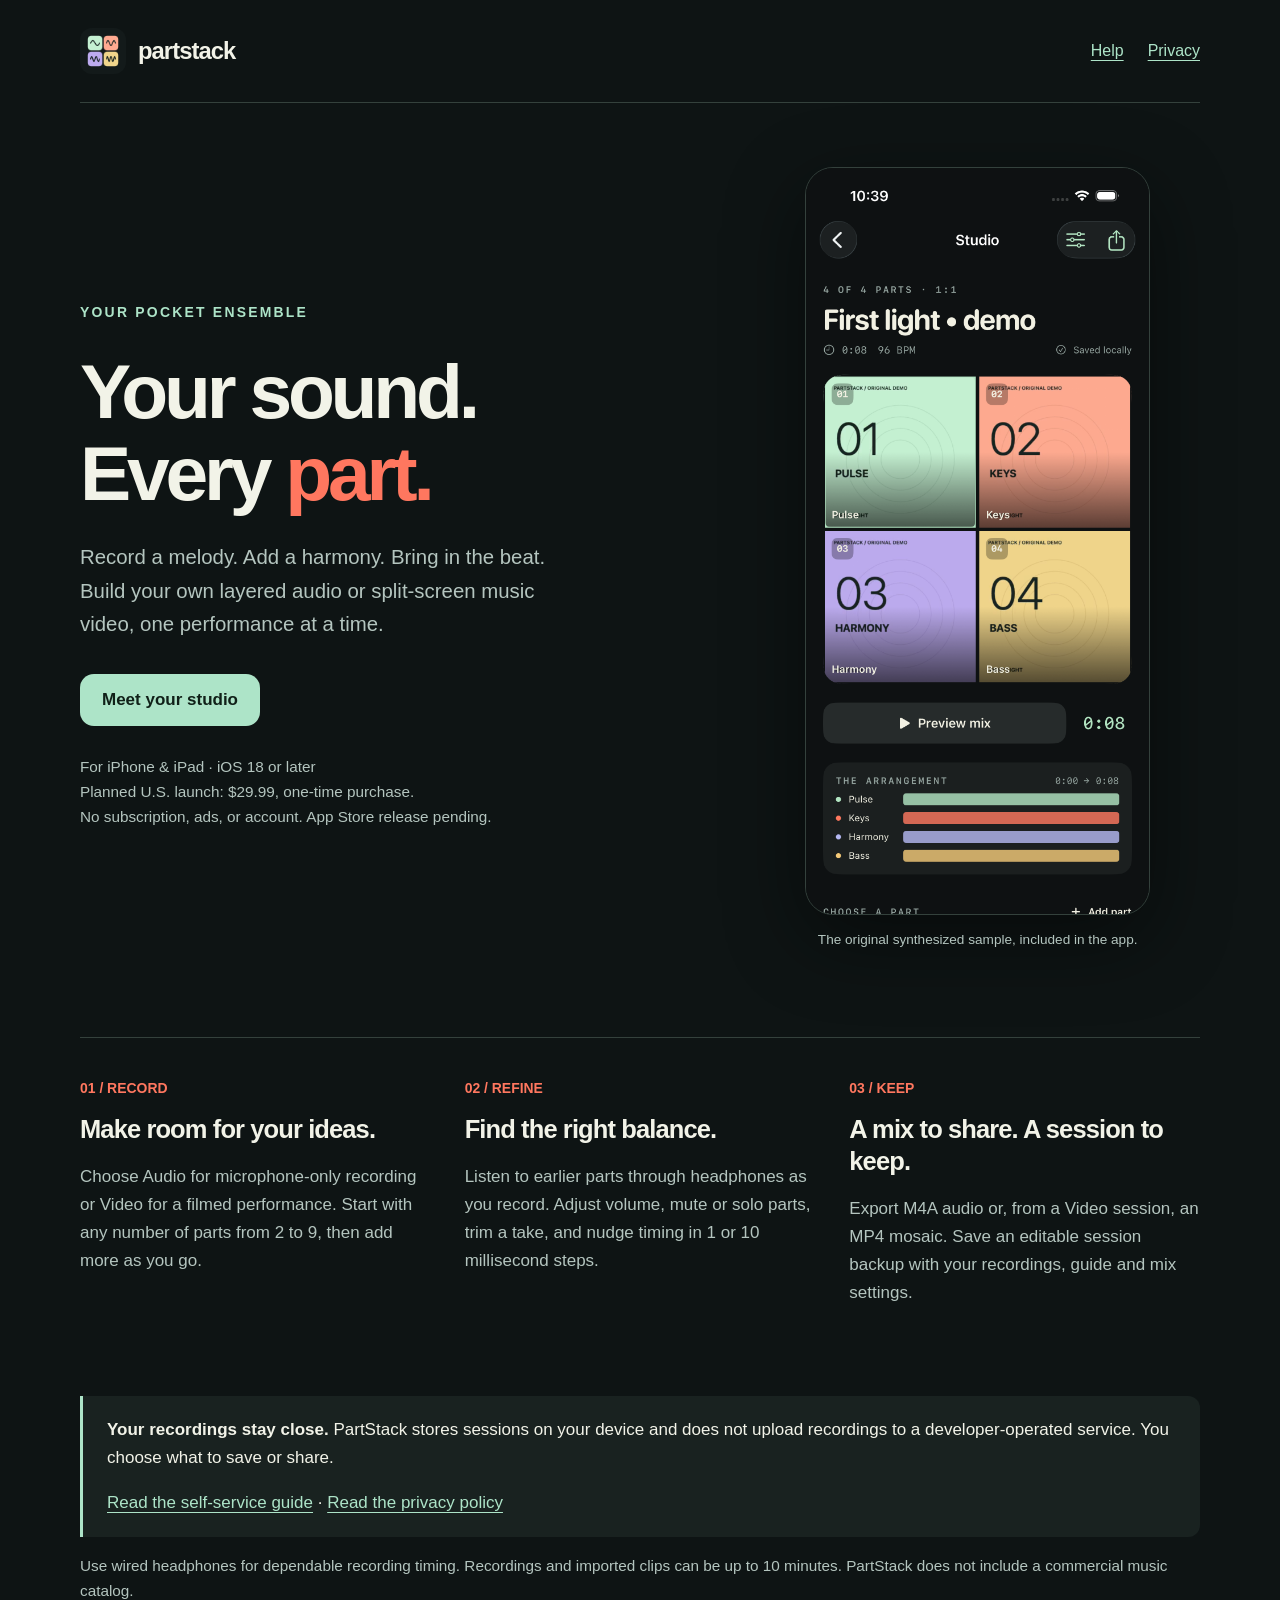
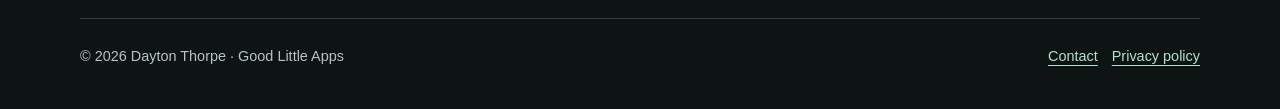
<file: index.html>
<!doctype html><html lang="en"><head><meta charset="utf-8"><meta name="viewport" content="width=device-width,initial-scale=1"><title>PartStack — Multitrack Audio &amp; Video Studio</title><meta name="description" content="Build music one part at a time on iPhone and iPad. Record layered audio or split-screen music videos, fine-tune your mix, and save editable session backups."><link rel="canonical" href="https://good-little-apps.github.io/partstack/"><link rel="icon" href="icon.png"><link rel="stylesheet" href="style.css"></head><body><a class="skip" href="#main">Skip to content</a><header><a class="brand" href="./"><img src="icon.png" alt="" width="46" height="46">partstack</a><nav aria-label="Main"><a href="help.html">Help</a><a href="privacy.html">Privacy</a></nav></header><main id="main"><section class="hero"><div><p class="eyebrow">Your pocket ensemble</p><h1>Your sound.<br>Every <span class="accent">part.</span></h1><p class="lead">Record a melody. Add a harmony. Bring in the beat. Build your own layered audio or split-screen music video, one performance at a time.</p><a class="button" href="help.html#first-session">Meet your studio</a><p class="details">For iPhone &amp; iPad · iOS 18 or later<br>Planned U.S. launch: $29.99, one-time purchase.<br>No subscription, ads, or account. App Store release pending.</p></div><figure><img class="screen" src="studio.png" width="1206" height="2622" alt="PartStack studio showing four original demo parts: Pulse, Keys, Harmony and Bass"><figcaption>The original synthesized sample, included in the app.</figcaption></figure></section><section class="features" aria-label="Studio features"><div><span class="number">01 / RECORD</span><h2>Make room for your ideas.</h2><p>Choose Audio for microphone-only recording or Video for a filmed performance. Start with any number of parts from 2 to 9, then add more as you go.</p></div><div><span class="number">02 / REFINE</span><h2>Find the right balance.</h2><p>Listen to earlier parts through headphones as you record. Adjust volume, mute or solo parts, trim a take, and nudge timing in 1 or 10 millisecond steps.</p></div><div><span class="number">03 / KEEP</span><h2>A mix to share. A session to keep.</h2><p>Export M4A audio or, from a Video session, an MP4 mosaic. Save an editable session backup with your recordings, guide and mix settings.</p></div></section><section class="note"><p><strong>Your recordings stay close.</strong> PartStack stores sessions on your device and does not upload recordings to a developer-operated service. You choose what to save or share.</p><p><a href="help.html">Read the self-service guide</a> · <a href="privacy.html">Read the privacy policy</a></p></section><p class="details">Use wired headphones for dependable recording timing. Recordings and imported clips can be up to 10 minutes. PartStack does not include a commercial music catalog.</p></main><footer><span>© 2026 Dayton Thorpe · Good Little Apps</span><div><a href="help.html#contact">Contact</a><a href="privacy.html">Privacy policy</a></div></footer></body></html>
</file>
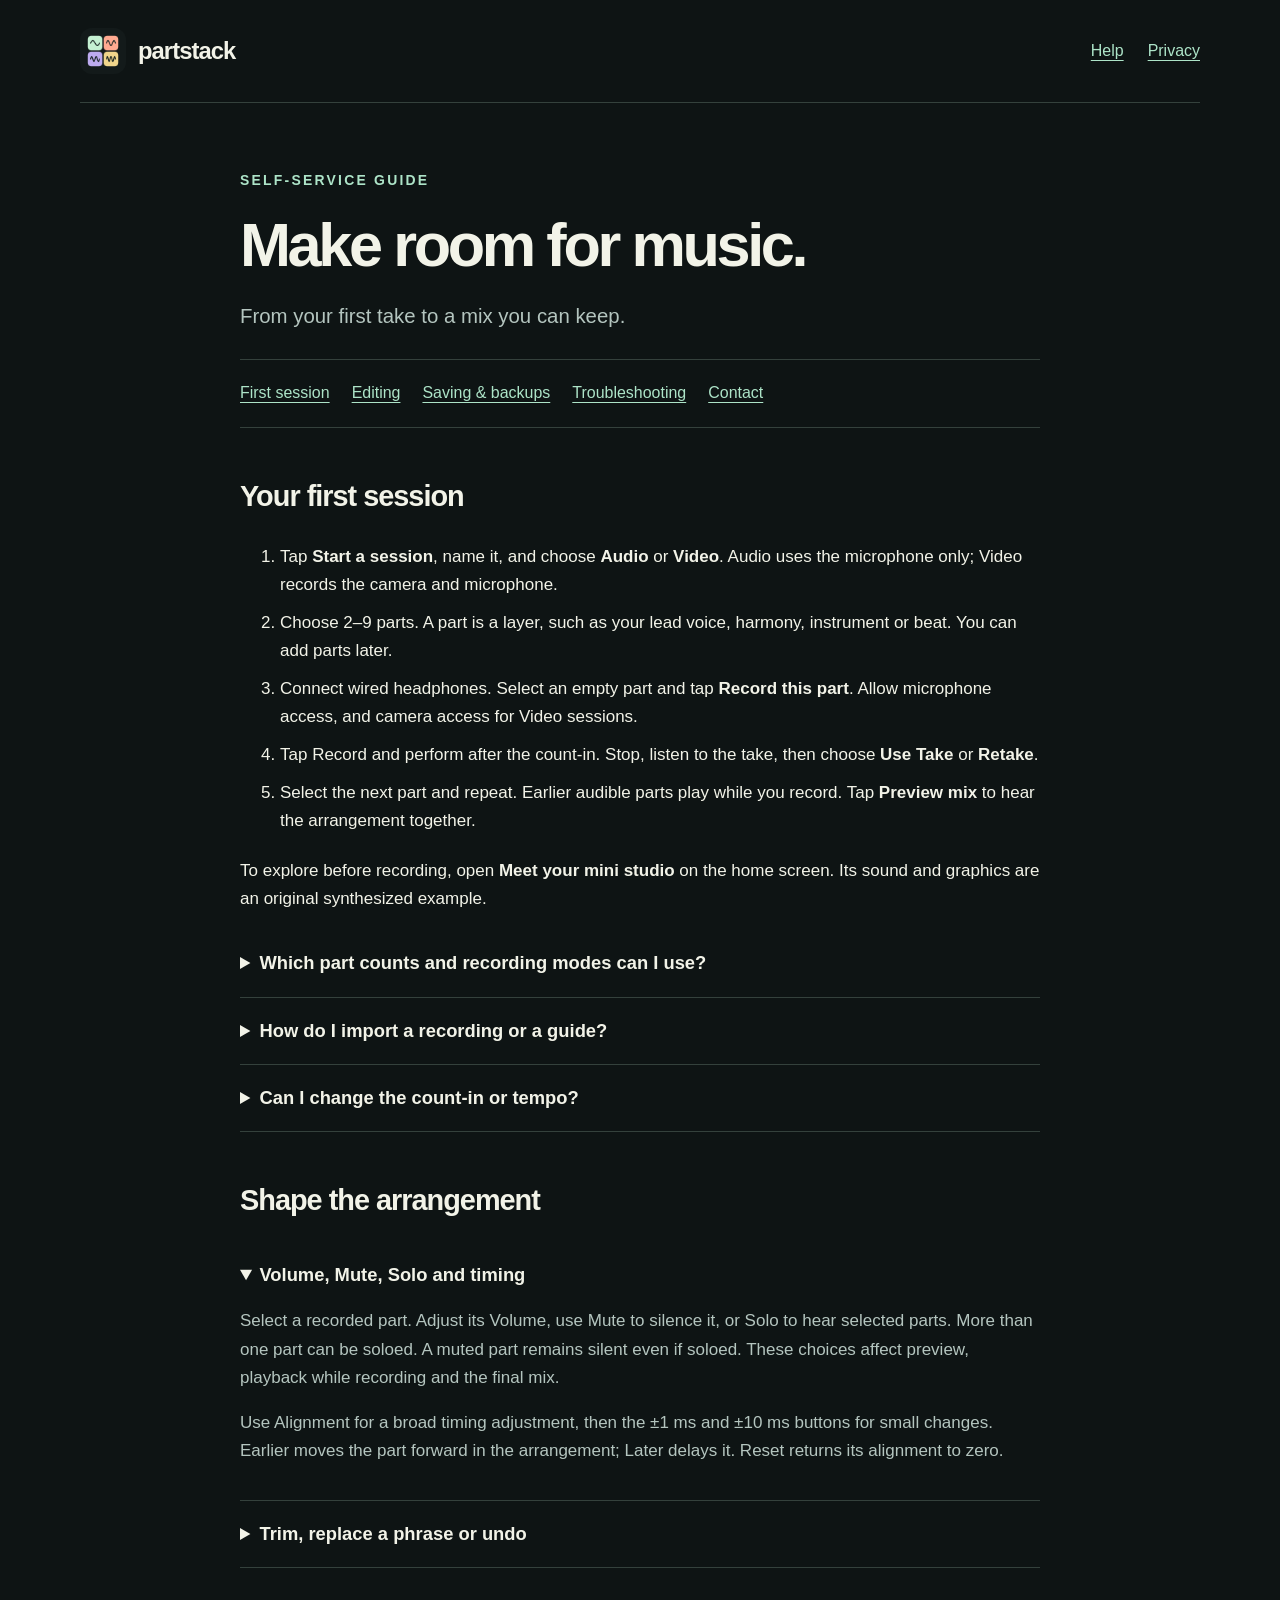
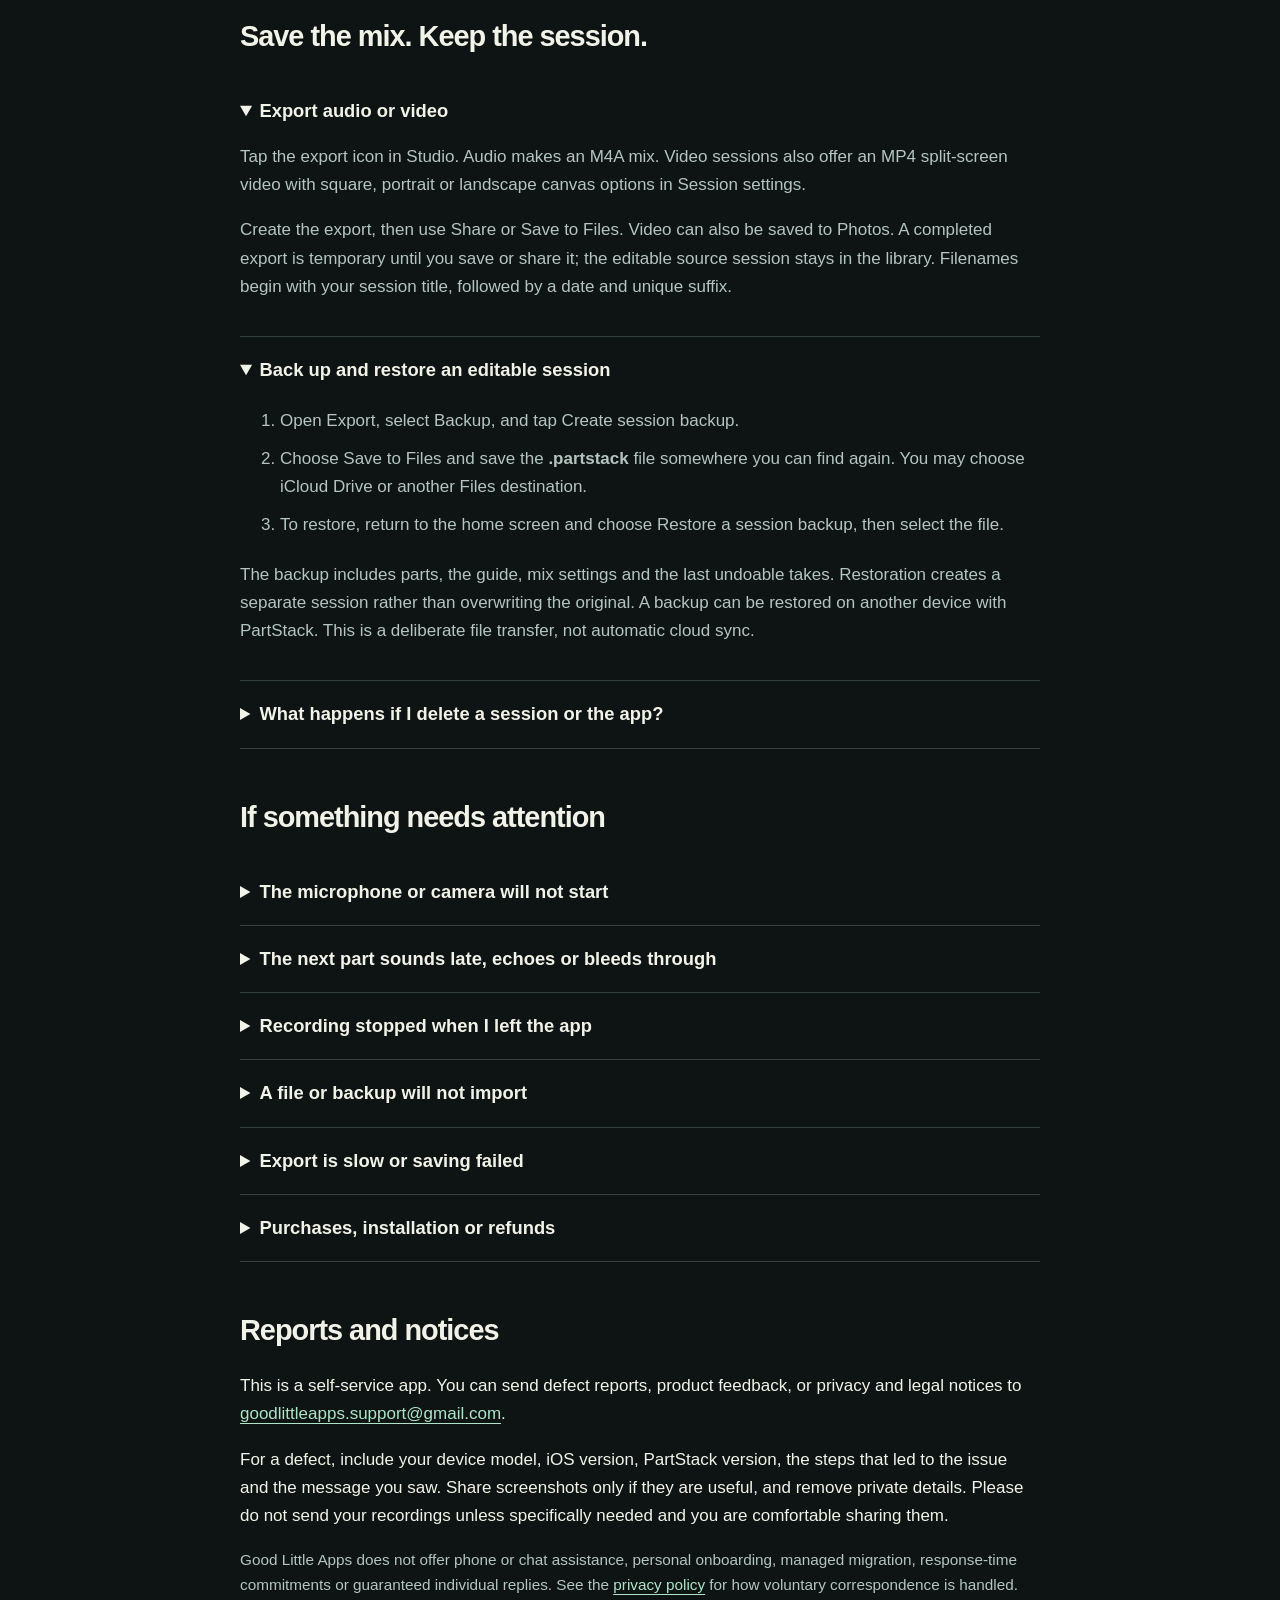
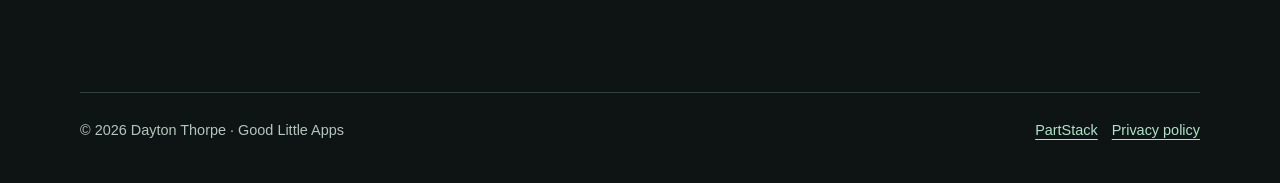
<file: help.html>
<!doctype html><html lang="en"><head><meta charset="utf-8"><meta name="viewport" content="width=device-width,initial-scale=1"><title>PartStack Help — Recording, Editing &amp; Backups</title><meta name="description" content="Self-service help for PartStack: record your first parts, import audio or video, adjust timing, export a mix and restore an editable backup."><link rel="canonical" href="https://good-little-apps.github.io/partstack/help.html"><link rel="icon" href="icon.png"><link rel="stylesheet" href="style.css"></head><body><a class="skip" href="#main">Skip to content</a><header><a class="brand" href="./"><img src="icon.png" alt="" width="46" height="46">partstack</a><nav aria-label="Main"><a href="help.html" aria-current="page">Help</a><a href="privacy.html">Privacy</a></nav></header><main id="main" class="article"><p class="eyebrow">Self-service guide</p><h1>Make room for music.</h1><p class="lead">From your first take to a mix you can keep.</p><nav class="toc" aria-label="Help topics"><a href="#first-session">First session</a><a href="#editing">Editing</a><a href="#saving">Saving &amp; backups</a><a href="#troubleshooting">Troubleshooting</a><a href="#contact">Contact</a></nav><h2 id="first-session">Your first session</h2><ol><li>Tap <strong>Start a session</strong>, name it, and choose <strong>Audio</strong> or <strong>Video</strong>. Audio uses the microphone only; Video records the camera and microphone.</li><li>Choose 2–9 parts. A part is a layer, such as your lead voice, harmony, instrument or beat. You can add parts later.</li><li>Connect wired headphones. Select an empty part and tap <strong>Record this part</strong>. Allow microphone access, and camera access for Video sessions.</li><li>Tap Record and perform after the count-in. Stop, listen to the take, then choose <strong>Use Take</strong> or <strong>Retake</strong>.</li><li>Select the next part and repeat. Earlier audible parts play while you record. Tap <strong>Preview mix</strong> to hear the arrangement together.</li></ol><p>To explore before recording, open <strong>Meet your mini studio</strong> on the home screen. Its sound and graphics are an original synthesized example.</p><details><summary>Which part counts and recording modes can I use?</summary><p>Each session has 2–9 parts. Audio sessions use sound from recordings or imported files. Video sessions use filmed parts to create a split-screen mosaic. A session uses one mode; it does not mix camera-free recordings and filmed parts into a single video session.</p><p>Use Add part or Session settings to grow the session. You can remove empty parts at the end only when they have no saved recording to undo.</p></details><details><summary>How do I import a recording or a guide?</summary><p>Select a part and choose Files, or choose Photos for a video. Audio sessions can use an audio file or extract sound from an imported video. Video sessions require video for each part. Supported imports include MP4, MOV, M4V, M4A, MP3, WAV, AIFF, AAC and CAF, where the file contains a playable track appropriate for the session. Protected media cannot be imported.</p><p>Use Import guide audio to add a reference or backing track. Choose whether to hear it while recording and previewing, and separately whether to include it in the exported mix. The guide is excluded from the finished mix by default. Imports and recordings can be up to 10 minutes.</p><p>Use recordings you made or have permission to use. PartStack does not supply licensed songs or clear the rights to music you import or share.</p></details><details><summary>Can I change the count-in or tempo?</summary><p>Open Session settings. Choose Off, 4 beats or 8 beats, and turn the count-in sound on or off. It ends before recording begins. The tempo controls the count-in; it does not stretch your recordings or provide a continuous metronome.</p></details><h2 id="editing">Shape the arrangement</h2><details open><summary>Volume, Mute, Solo and timing</summary><p>Select a recorded part. Adjust its Volume, use Mute to silence it, or Solo to hear selected parts. More than one part can be soloed. A muted part remains silent even if soloed. These choices affect preview, playback while recording and the final mix.</p><p>Use Alignment for a broad timing adjustment, then the ±1 ms and ±10 ms buttons for small changes. Earlier moves the part forward in the arrangement; Later delays it. Reset returns its alignment to zero.</p></details><details><summary>Trim, replace a phrase or undo</summary><p>Trim removes unwanted material from the beginning or end of a single take. Replace phrase lets you record a chosen section again while preserving the surrounding material. Use Undo last edit to return to the previous recording edit. Undo is limited to the most recent saved edit for that part, not an unlimited history.</p><p>Recording or importing a whole new take replaces the selected part. Review the selection before recording. Save a session backup before making changes you may want to keep separately.</p></details><h2 id="saving">Save the mix. Keep the session.</h2><details open><summary>Export audio or video</summary><p>Tap the export icon in Studio. Audio makes an M4A mix. Video sessions also offer an MP4 split-screen video with square, portrait or landscape canvas options in Session settings.</p><p>Create the export, then use Share or Save to Files. Video can also be saved to Photos. A completed export is temporary until you save or share it; the editable source session stays in the library. Filenames begin with your session title, followed by a date and unique suffix.</p></details><details open><summary>Back up and restore an editable session</summary><ol><li>Open Export, select Backup, and tap Create session backup.</li><li>Choose Save to Files and save the <strong>.partstack</strong> file somewhere you can find again. You may choose iCloud Drive or another Files destination.</li><li>To restore, return to the home screen and choose Restore a session backup, then select the file.</li></ol><p>The backup includes parts, the guide, mix settings and the last undoable takes. Restoration creates a separate session rather than overwriting the original. A backup can be restored on another device with PartStack. This is a deliberate file transfer, not automatic cloud sync.</p></details><details><summary>What happens if I delete a session or the app?</summary><p>Deleting a session removes its locally stored recordings. Deleting the app removes its local data. PartStack has no server copy or account-based recovery. Save a .partstack backup before deleting anything you want to edit later. A finished M4A or MP4 keeps the mix, but does not replace an editable backup. Copies you save elsewhere have their own storage and deletion controls.</p></details><h2 id="troubleshooting">If something needs attention</h2><details><summary>The microphone or camera will not start</summary><p>In iOS Settings, open Apps → PartStack and check the relevant permission. Audio sessions need the microphone; Video sessions also need the camera. Close another app that may be using the camera or microphone, return to PartStack, and try again. Confirm that the device has available storage. Denying Photos permission does not prevent saving an export to Files.</p></details><details><summary>The next part sounds late, echoes or bleeds through</summary><p>Use wired headphones to keep earlier parts out of the microphone and reduce playback delay. Bluetooth equipment can add latency. Check the selected input and output, lower playback volume if it leaks into the mic, and use Alignment after recording for fine adjustments. Solo and Mute also control the parts you hear while recording.</p></details><details><summary>Recording stopped when I left the app</summary><p>Keep PartStack in the foreground during a take. A call, an audio-route change or backgrounding can interrupt recording. If the app offers a captured take for review, listen and decide whether to keep it or retake it. Do not assume that every interruption or force-quit can recover a recording.</p></details><details><summary>A file or backup will not import</summary><p>Download cloud files fully to the device before trying again. Use a supported, unprotected media format; an audio-only file cannot be used as a Video part. Check the 10-minute clip limit and available device storage. Session restore requires a compatible .partstack backup, not a finished M4A or MP4 export.</p></details><details><summary>Export is slow or saving failed</summary><p>Leave PartStack open until export finishes. More video parts require more processing and storage. Free space on the device, close unneeded apps and retry. If saving to Photos is unavailable, use Save to Files. Verify your saved file before deleting the original session.</p></details><details><summary>Purchases, installation or refunds</summary><p>Apple handles App Store purchases and billing. Use the Apple Account that purchased the app to download it again. Visit <a href="https://support.apple.com/billing">Apple’s billing and subscriptions help</a> for purchase or refund questions. PartStack has no subscription or in-app purchase.</p></details><h2 id="contact">Reports and notices</h2><p>This is a self-service app. You can send defect reports, product feedback, or privacy and legal notices to <a class="contact" href="mailto:goodlittleapps.support@gmail.com">goodlittleapps.support@gmail.com</a>.</p><p>For a defect, include your device model, iOS version, PartStack version, the steps that led to the issue and the message you saw. Share screenshots only if they are useful, and remove private details. Please do not send your recordings unless specifically needed and you are comfortable sharing them.</p><p class="details">Good Little Apps does not offer phone or chat assistance, personal onboarding, managed migration, response-time commitments or guaranteed individual replies. See the <a href="privacy.html">privacy policy</a> for how voluntary correspondence is handled.</p></main><footer><span>© 2026 Dayton Thorpe · Good Little Apps</span><div><a href="./">PartStack</a><a href="privacy.html">Privacy policy</a></div></footer></body></html>
</file>
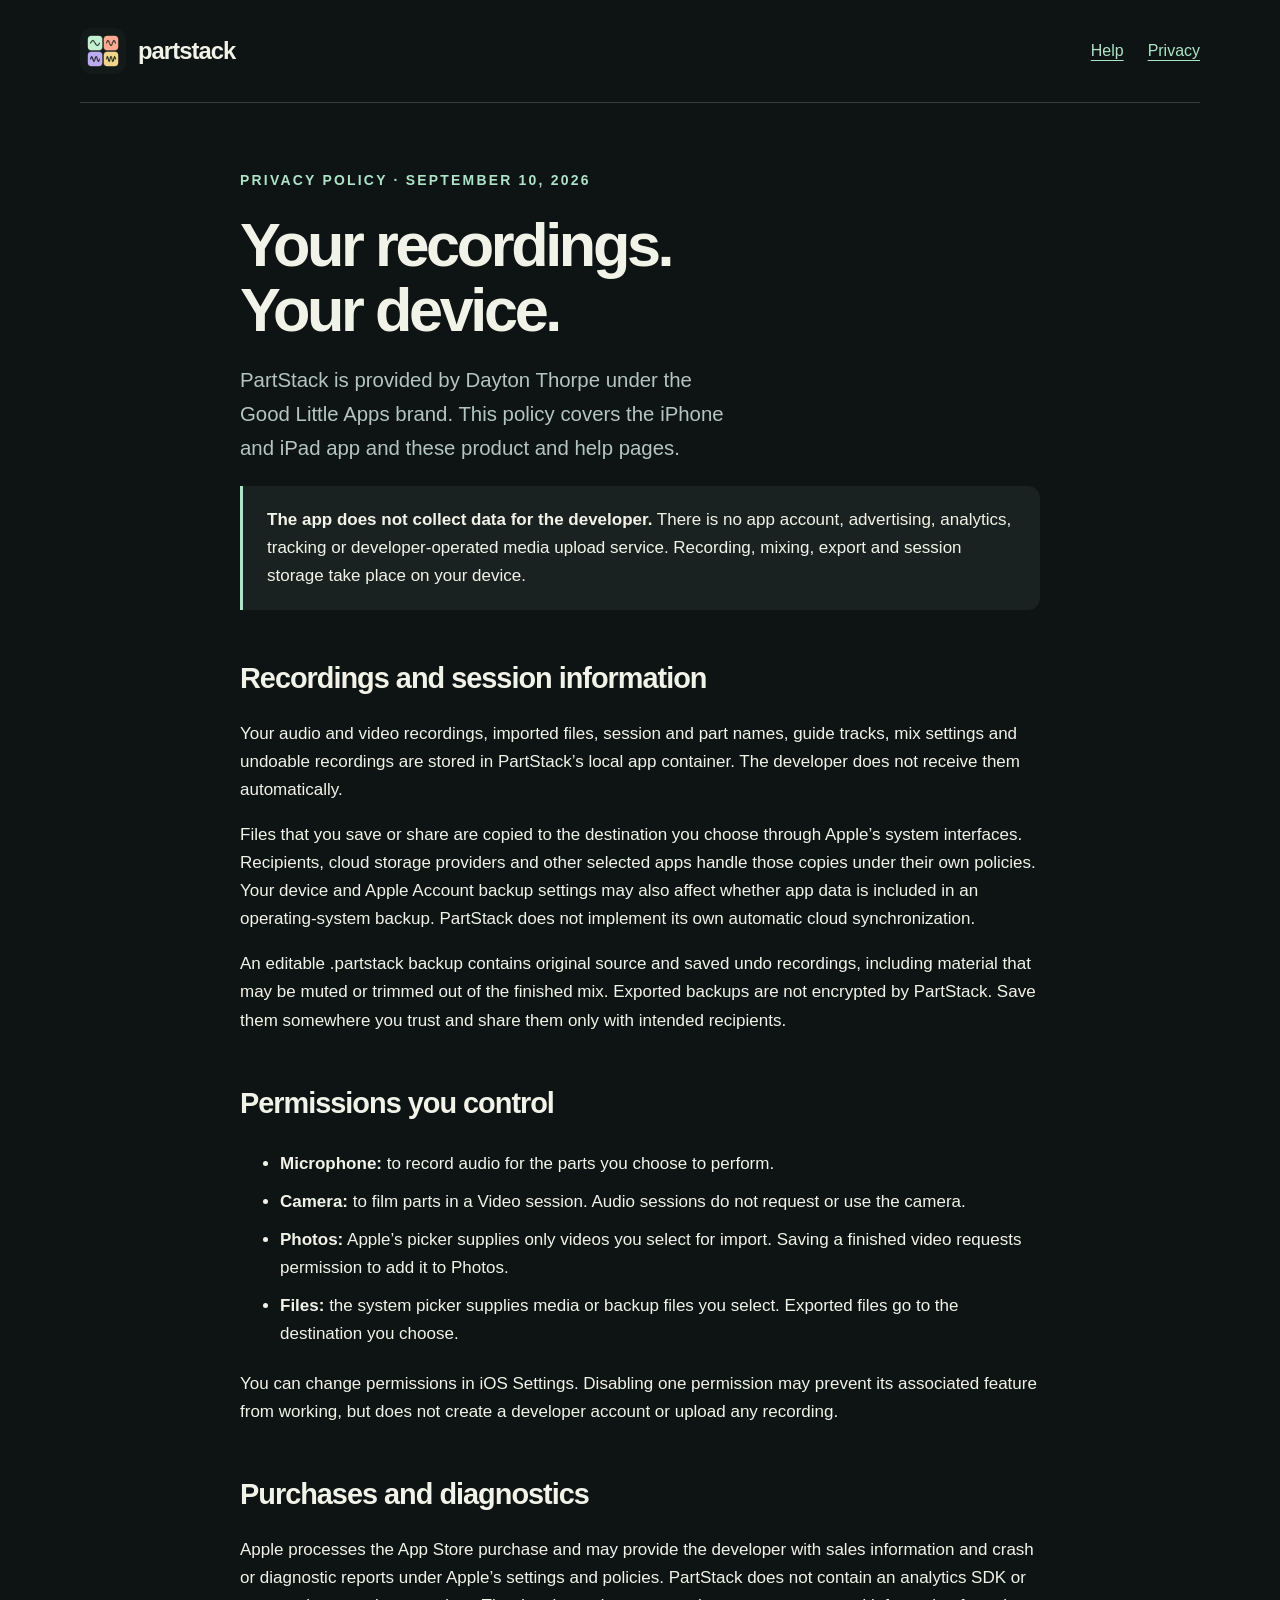
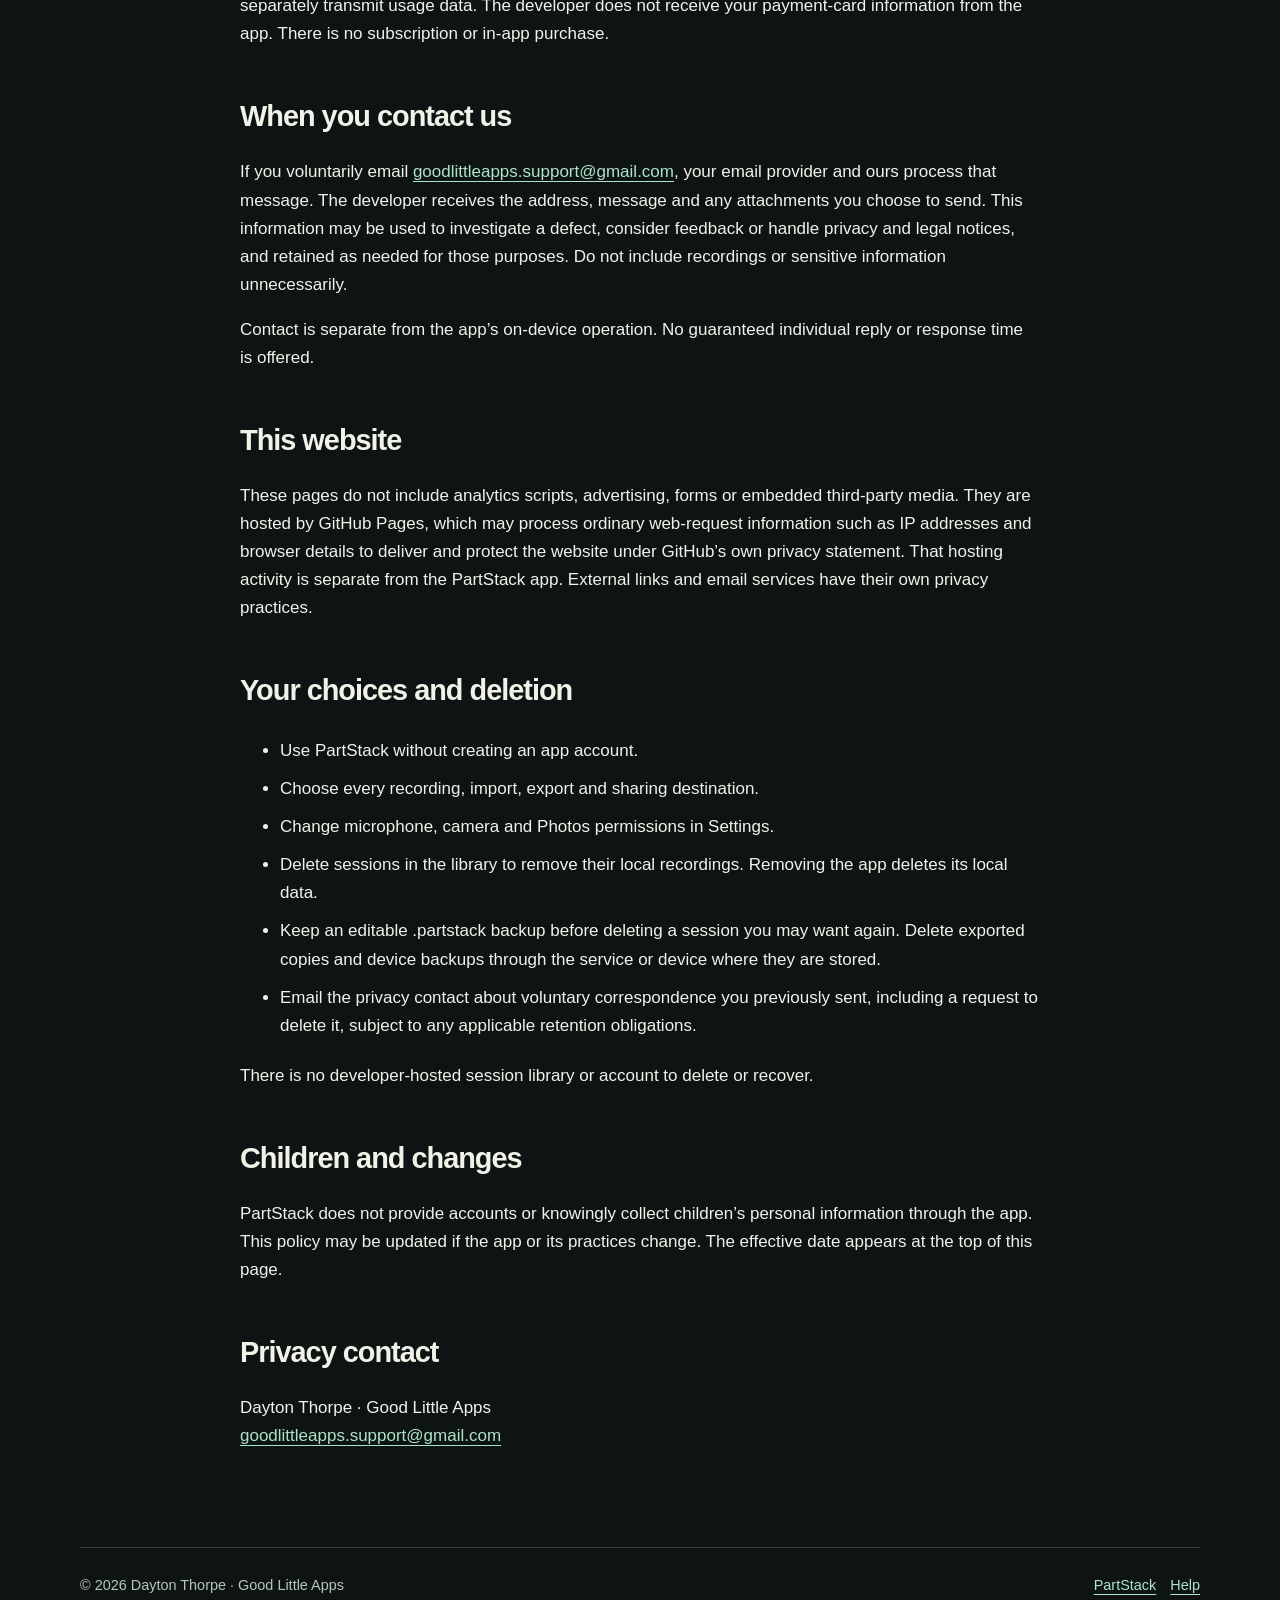
<file: privacy.html>
<!doctype html><html lang="en"><head><meta charset="utf-8"><meta name="viewport" content="width=device-width,initial-scale=1"><title>PartStack Privacy Policy</title><meta name="description" content="PartStack keeps recordings and projects on your device. No app account, advertising, analytics, tracking or developer-operated upload service."><link rel="canonical" href="https://good-little-apps.github.io/partstack/privacy.html"><link rel="icon" href="icon.png"><link rel="stylesheet" href="style.css"></head><body><a class="skip" href="#main">Skip to content</a><header><a class="brand" href="./"><img src="icon.png" alt="" width="46" height="46">partstack</a><nav aria-label="Main"><a href="help.html">Help</a><a href="privacy.html" aria-current="page">Privacy</a></nav></header><main id="main" class="article"><p class="eyebrow">Privacy policy · September 10, 2026</p><h1>Your recordings.<br>Your device.</h1><p class="lead">PartStack is provided by Dayton Thorpe under the Good Little Apps brand. This policy covers the iPhone and iPad app and these product and help pages.</p><div class="note"><p><strong>The app does not collect data for the developer.</strong> There is no app account, advertising, analytics, tracking or developer-operated media upload service. Recording, mixing, export and session storage take place on your device.</p></div><h2>Recordings and session information</h2><p>Your audio and video recordings, imported files, session and part names, guide tracks, mix settings and undoable recordings are stored in PartStack’s local app container. The developer does not receive them automatically.</p><p>Files that you save or share are copied to the destination you choose through Apple’s system interfaces. Recipients, cloud storage providers and other selected apps handle those copies under their own policies. Your device and Apple Account backup settings may also affect whether app data is included in an operating-system backup. PartStack does not implement its own automatic cloud synchronization.</p><p>An editable .partstack backup contains original source and saved undo recordings, including material that may be muted or trimmed out of the finished mix. Exported backups are not encrypted by PartStack. Save them somewhere you trust and share them only with intended recipients.</p><h2>Permissions you control</h2><ul><li><strong>Microphone:</strong> to record audio for the parts you choose to perform.</li><li><strong>Camera:</strong> to film parts in a Video session. Audio sessions do not request or use the camera.</li><li><strong>Photos:</strong> Apple’s picker supplies only videos you select for import. Saving a finished video requests permission to add it to Photos.</li><li><strong>Files:</strong> the system picker supplies media or backup files you select. Exported files go to the destination you choose.</li></ul><p>You can change permissions in iOS Settings. Disabling one permission may prevent its associated feature from working, but does not create a developer account or upload any recording.</p><h2>Purchases and diagnostics</h2><p>Apple processes the App Store purchase and may provide the developer with sales information and crash or diagnostic reports under Apple’s settings and policies. PartStack does not contain an analytics SDK or separately transmit usage data. The developer does not receive your payment-card information from the app. There is no subscription or in-app purchase.</p><h2>When you contact us</h2><p>If you voluntarily email <a class="contact" href="mailto:goodlittleapps.support@gmail.com">goodlittleapps.support@gmail.com</a>, your email provider and ours process that message. The developer receives the address, message and any attachments you choose to send. This information may be used to investigate a defect, consider feedback or handle privacy and legal notices, and retained as needed for those purposes. Do not include recordings or sensitive information unnecessarily.</p><p>Contact is separate from the app’s on-device operation. No guaranteed individual reply or response time is offered.</p><h2>This website</h2><p>These pages do not include analytics scripts, advertising, forms or embedded third-party media. They are hosted by GitHub Pages, which may process ordinary web-request information such as IP addresses and browser details to deliver and protect the website under GitHub’s own privacy statement. That hosting activity is separate from the PartStack app. External links and email services have their own privacy practices.</p><h2 id="your-choices">Your choices and deletion</h2><ul><li>Use PartStack without creating an app account.</li><li>Choose every recording, import, export and sharing destination.</li><li>Change microphone, camera and Photos permissions in Settings.</li><li>Delete sessions in the library to remove their local recordings. Removing the app deletes its local data.</li><li>Keep an editable .partstack backup before deleting a session you may want again. Delete exported copies and device backups through the service or device where they are stored.</li><li>Email the privacy contact about voluntary correspondence you previously sent, including a request to delete it, subject to any applicable retention obligations.</li></ul><p>There is no developer-hosted session library or account to delete or recover.</p><h2>Children and changes</h2><p>PartStack does not provide accounts or knowingly collect children’s personal information through the app. This policy may be updated if the app or its practices change. The effective date appears at the top of this page.</p><h2>Privacy contact</h2><p>Dayton Thorpe · Good Little Apps<br><a class="contact" href="mailto:goodlittleapps.support@gmail.com">goodlittleapps.support@gmail.com</a></p></main><footer><span>© 2026 Dayton Thorpe · Good Little Apps</span><div><a href="./">PartStack</a><a href="help.html">Help</a></div></footer></body></html>
</file>
<file: style.css>
:root{color-scheme:dark;--bg:#0e1414;--surface:#192220;--ink:#f2f3e8;--muted:#b4c5bf;--mint:#ade4c8;--coral:#ff775f;--line:#34413c;font-family:ui-rounded,'SF Pro Rounded',-apple-system,BlinkMacSystemFont,'Segoe UI',sans-serif;font-size:17px}*{box-sizing:border-box}body{margin:0;background:var(--bg);color:var(--ink);line-height:1.65}a{color:var(--mint);text-underline-offset:4px}a:hover{text-decoration-thickness:2px}a:focus-visible,summary:focus-visible{outline:3px solid var(--coral);outline-offset:6px}img{max-width:100%;height:auto}header,main,footer{width:min(1120px,calc(100% - 48px));margin-inline:auto}header{display:flex;justify-content:space-between;align-items:center;gap:24px;padding:28px 0;border-bottom:1px solid var(--line)}.brand{display:flex;align-items:center;gap:12px;font-size:1.4rem;font-weight:800;color:var(--ink);text-decoration:none;letter-spacing:-.04em}.brand img{width:46px;border-radius:12px}nav{display:flex;flex-wrap:wrap;gap:24px}nav a{font-size:.94rem}.hero{display:grid;grid-template-columns:1.1fr .8fr;gap:64px;align-items:center;padding:64px 0 72px}.eyebrow{font-size:.82rem;font-weight:700;letter-spacing:.16em;text-transform:uppercase;color:var(--mint)}h1{font-size:clamp(2.5rem,6vw,4.8rem);letter-spacing:-.055em;line-height:1.06;margin:.35em 0}h2{font-size:1.7rem;line-height:1.25;letter-spacing:-.035em;margin-top:2rem}h3{font-size:1.12rem;line-height:1.4}p{margin:1em 0}.lead{font-size:1.2rem;color:var(--muted);max-width:44ch}.accent{color:var(--coral)}.button{display:inline-block;margin:12px 0;padding:12px 22px;border-radius:14px;background:var(--mint);color:#102018;font-weight:700;text-decoration:none}.details{font-size:.9rem;color:var(--muted)}.screen{display:block;width:min(100%,345px);margin:auto;border:1px solid var(--line);border-radius:28px;box-shadow:0 24px 80px #0007}figure{margin:0}figcaption{text-align:center;font-size:.8rem;color:var(--muted);margin:14px 0}.features{display:grid;grid-template-columns:repeat(3,1fr);gap:34px;padding:36px 0 72px;border-top:1px solid var(--line)}.features h2{font-size:1.5rem;margin:12px 0}.number{font-size:.82rem;font-weight:700;color:var(--coral)}.features p{color:var(--muted)}.article{max-width:800px;padding:52px 0 80px}.article h1{font-size:clamp(2.5rem,5vw,3.6rem)}.article h2{scroll-margin-top:20px;padding-top:16px}.toc{display:flex;flex-wrap:wrap;gap:10px 22px;margin:26px 0 34px;padding:20px 0;border-block:1px solid var(--line)}.note{padding:20px 24px;background:var(--surface);border-left:3px solid var(--mint);border-radius:0 12px 12px 0}.note p:first-child{margin-top:0}.note p:last-child{margin-bottom:0}li{padding:5px 0}details{border-bottom:1px solid var(--line);padding:18px 0}summary{font-size:1.08rem;font-weight:650;cursor:pointer}details p,details ol,details ul{color:var(--muted)}.contact{overflow-wrap:anywhere}footer{display:flex;justify-content:space-between;flex-wrap:wrap;gap:12px;padding:26px 0 40px;border-top:1px solid var(--line);font-size:.85rem;color:var(--muted)}footer a{margin-left:14px}.skip{position:absolute;top:-60px;left:16px;padding:10px;background:var(--mint);color:var(--bg)}.skip:focus{top:8px}@media(max-width:720px){header,main,footer{width:calc(100% - 36px)}header{align-items:flex-start;padding:20px 0}.brand{font-size:1.2rem}.brand img{width:38px}nav{gap:12px;justify-content:flex-end}nav a{font-size:.85rem}.hero{grid-template-columns:1fr;gap:32px;padding:38px 0}.screen{width:270px}.features{grid-template-columns:1fr;gap:8px;padding-bottom:40px}.article{padding-top:30px}h1{font-size:3rem}.lead{font-size:1.1rem}footer{display:block}footer div{margin-top:12px}footer a{margin:0 14px 0 0}}@media(prefers-reduced-motion:no-preference){a{transition:color .15s ease}}
</file>
